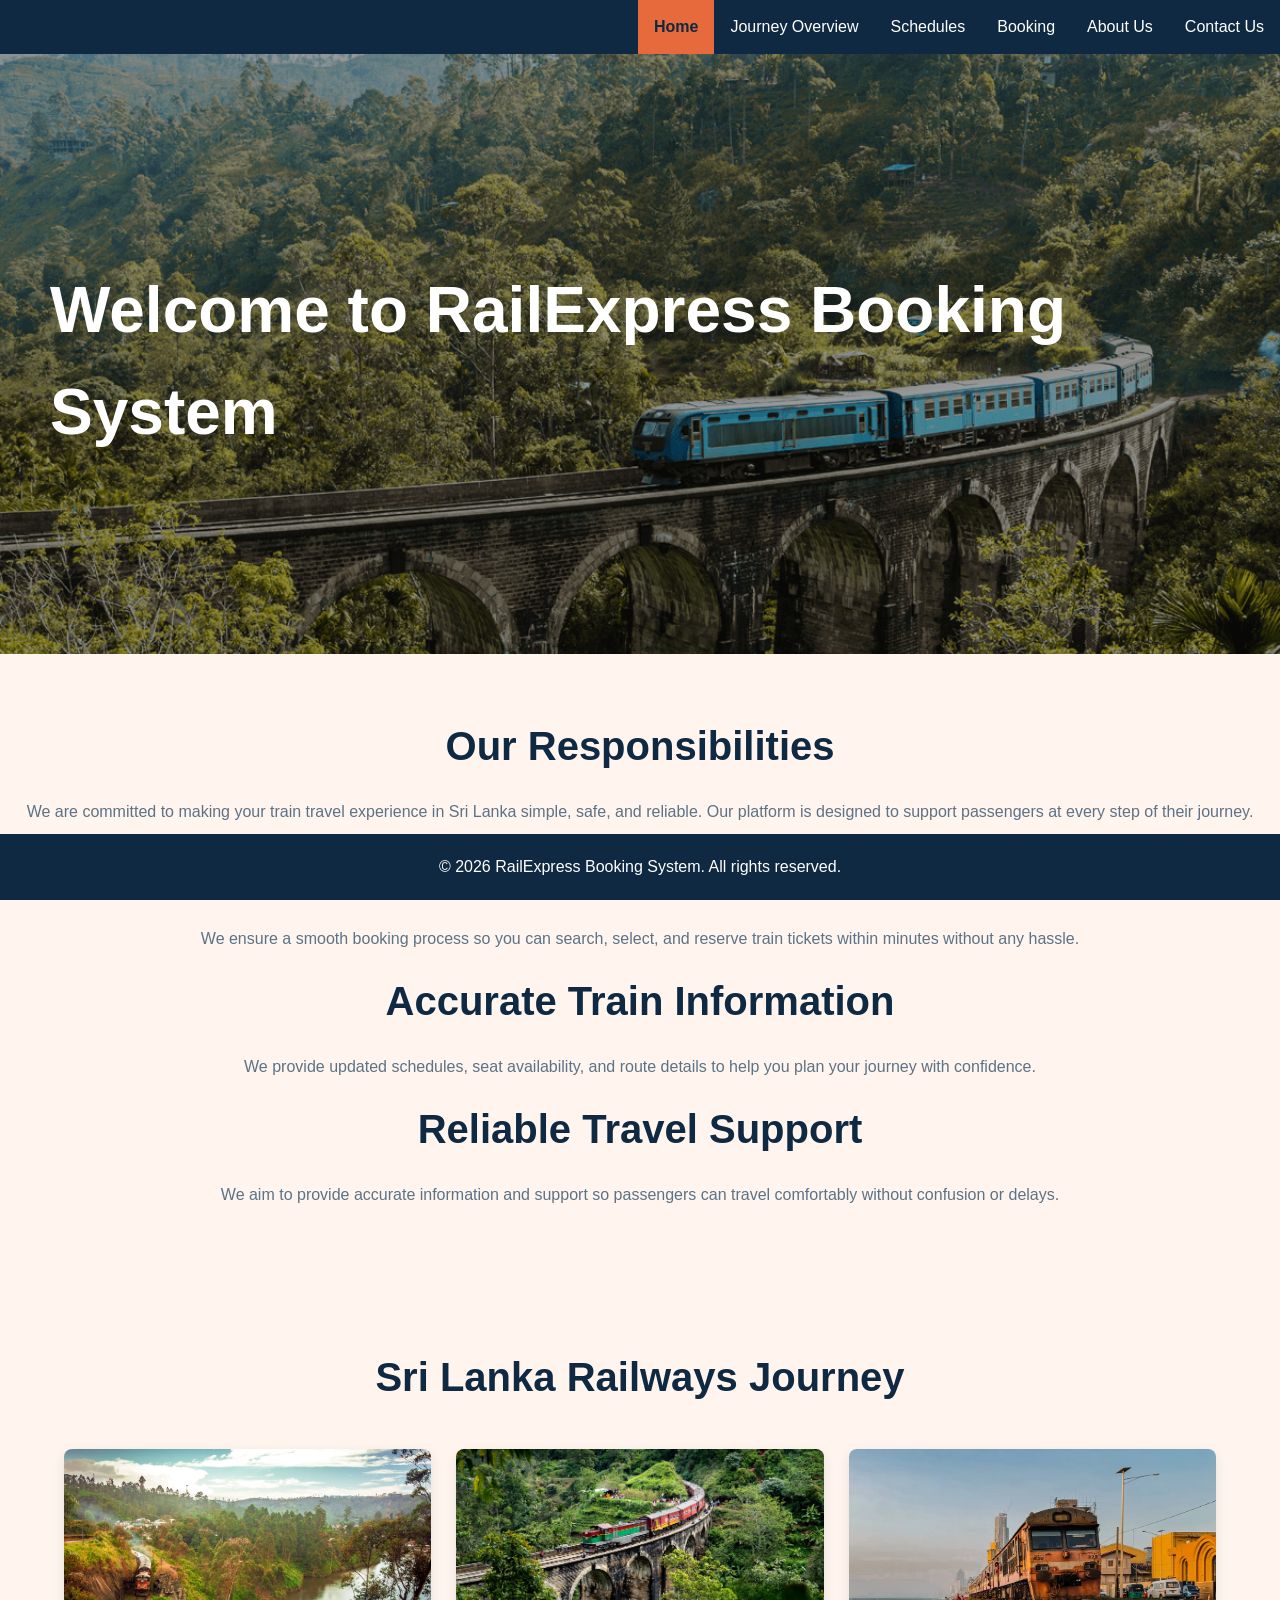
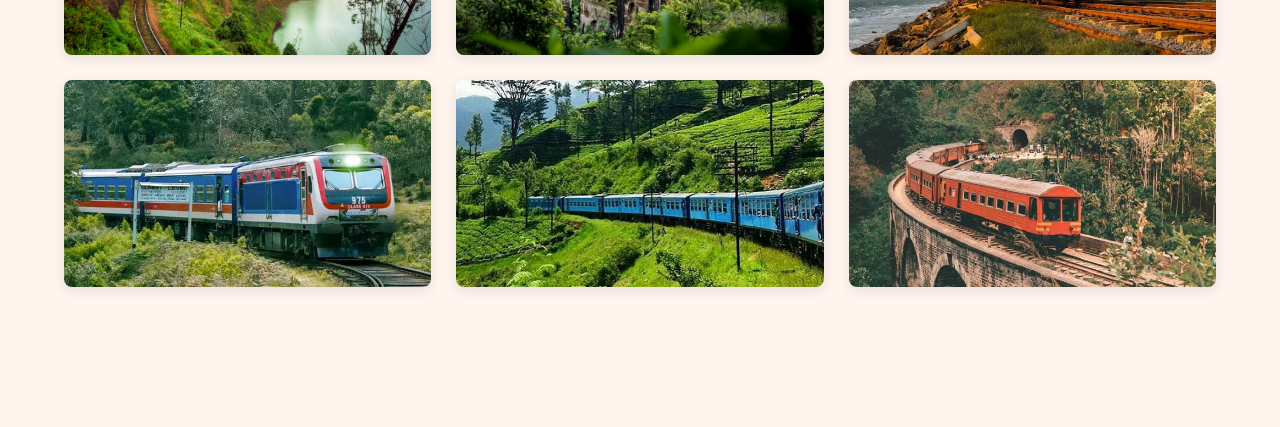
<file: index.html>
<!DOCTYPE html>
<html lang="en">
<head>
    <meta charset="UTF-8">
    <title>Sri Lanka RailExpress Booking System</title>
    <meta name="viewport" content="width=device-width, initial-scale=1.0">
    <link rel="stylesheet" href="css/style.css">
</head>
<body>

<!-- nav -->
<header>
    <ul class="topnav">
        <li class="active"><a href="index.html">Home</a></li>
        <li><a href="journey.html">Journey Overview</a></li>
        <li><a href="schedule.html">Schedules</a></li>
        <li><a href="booking.html">Booking</a></li>
        <li><a href="about.html">About Us</a></li>
        <li><a href="contact.html">Contact Us</a></li>
    </ul>
</header>

<section class="hero" id="home">
    <div class="hero-txt">
        <h1>Welcome to RailExpress Booking System</h1>
    </div>
</section>

<!-- responsibilities section - haseeb -->
<section class="resp-section">
    <h2>Our Responsibilities</h2>
    <p>We are committed to making your train travel experience in Sri Lanka simple, safe, and reliable. Our platform is designed to support passengers at every step of their journey.</p>

    <h2>Easy and Fast Booking</h2>
    <p>We ensure a smooth booking process so you can search, select, and reserve train tickets within minutes without any hassle.</p>

    <h2>Accurate Train Information</h2>
    <p>We provide updated schedules, seat availability, and route details to help you plan your journey with confidence.</p>

    <h2>Reliable Travel Support</h2>
    <p>We aim to provide accurate information and support so passengers can travel comfortably without confusion or delays.</p>
</section>

<section class="gallery-section" id="gallery">
    <div class="wrap">
        <h2>Sri Lanka Railways Journey</h2>
        <div class="gallery-grid">
            <div class="gal-item"><img src="images/gallery-5.jpg" alt="train"></div>
            <div class="gal-item"><img src="images/Nuwara-Eliya-to-Ella-travel-guide-Sri-Lanka.jpg" alt="Nuwara Eliya train"></div>
            <div class="gal-item"><img src="images/IMG_7495-1024x819.jpg.webp" alt="Train"></div>
            <div class="gal-item"><img src="images/ELLA-ODYSSEY.webp" alt="train"></div>
            <div class="gal-item"><img src="images/52.jpg" alt="train"></div>
            <div class="gal-item"><img src="images/70.jpg" alt="train"></div>
        </div>
    </div>
</section>

<footer>
    <p>&copy; 2026 RailExpress Booking System. All rights reserved.</p>
</footer>

</body>
</html>
</file>
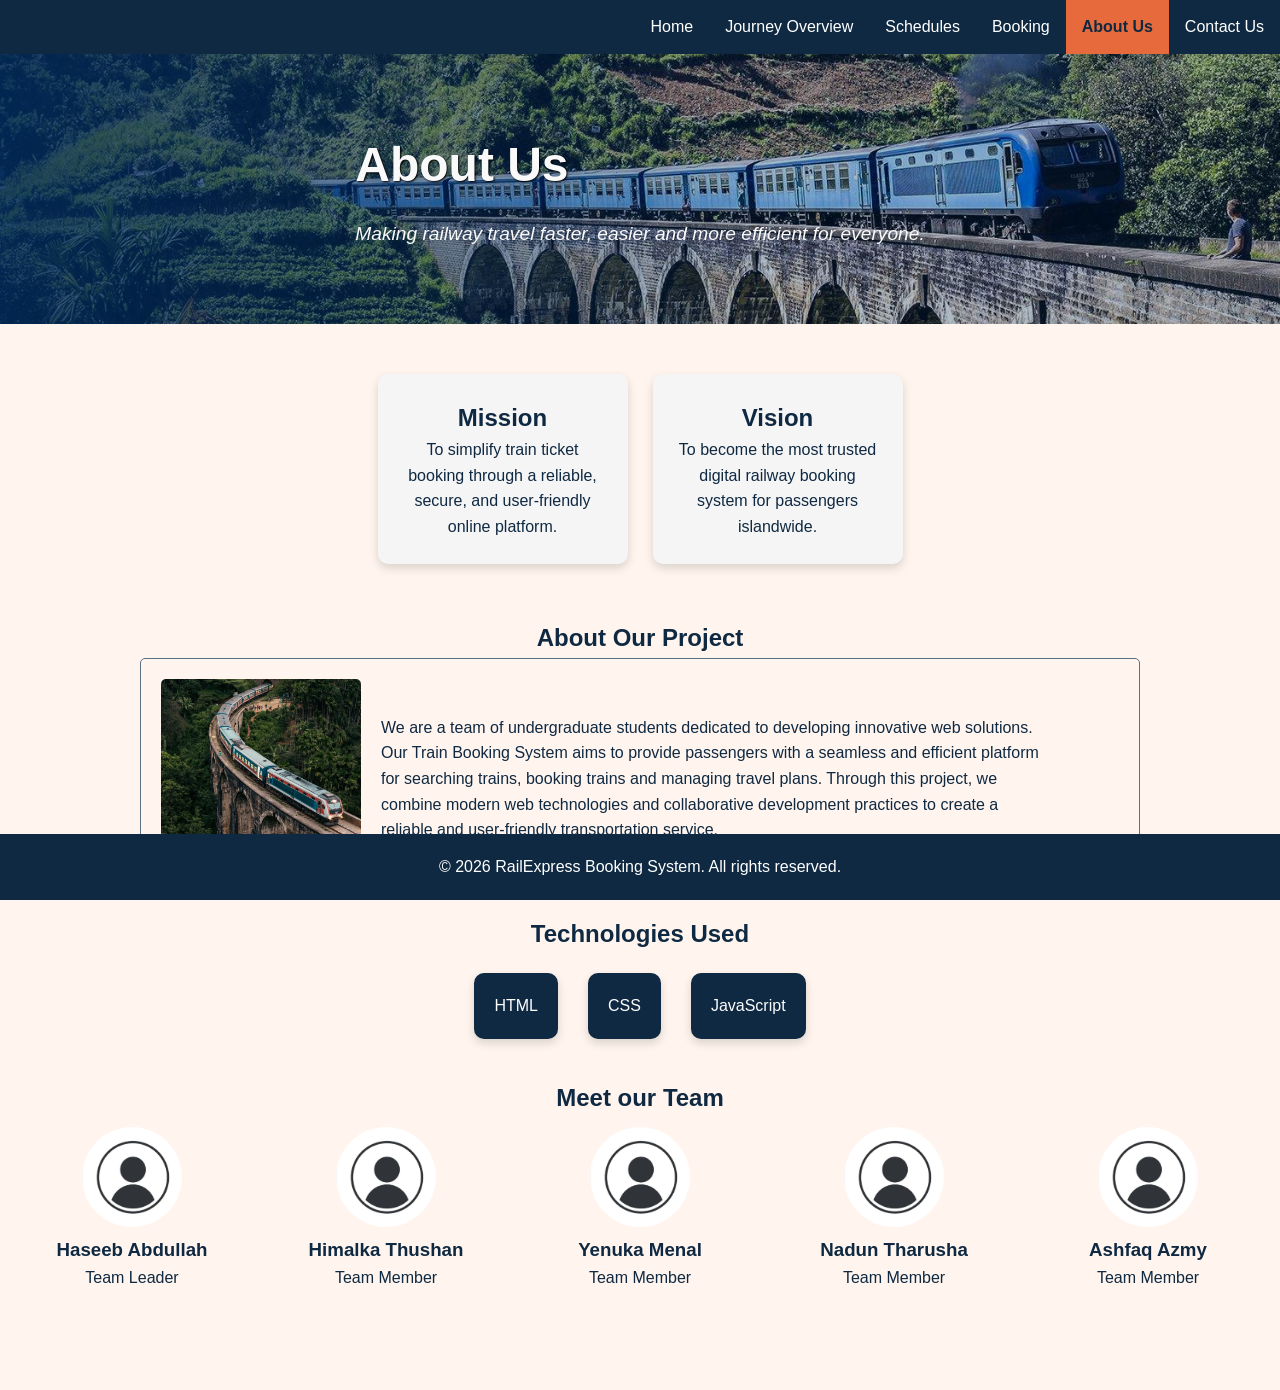
<file: about.html>
<!DOCTYPE html>
<html lang="en">
<head>
    <title>About Us</title>
    <meta charset="UTF-8">
    <meta name="viewport" content="width=device-width, initial-scale=1.0">
    <link rel="stylesheet" href="css/style.css">
</head>
<body>

<ul class="topnav">
    <li><a href="index.html">Home</a></li>
    <li><a href="journey.html">Journey Overview</a></li>
    <li><a href="schedule.html">Schedules</a></li>
    <li><a href="booking.html">Booking</a></li>
    <li class="active"><a href="about.html">About Us</a></li>
    <li><a href="contact.html">Contact Us</a></li>
</ul>

<section class="banner">
    <div class="banner-txt">
        <h1>About Us</h1>
        <p>Making railway travel faster, easier and more efficient for everyone.</p>
    </div>
</section>

<!-- mission + vision boxes -->
<section class="mv-section">
    <div class="mv-box">
        <h2>Mission</h2>
        <p>To simplify train ticket booking through a reliable, secure, and user-friendly online platform.</p>
    </div>
    <div class="mv-box">
        <h2>Vision</h2>
        <p>To become the most trusted digital railway booking system for passengers islandwide.</p>
    </div>
</section>

<section class="proj-section">
    <h2>About Our Project</h2>
    <div class="proj-wrap">
        <img src="images/Train-travel-guide-Sri-Lanka-683x1024.jpg" alt="train">
        <p>We are a team of undergraduate students dedicated to developing innovative web solutions. Our Train Booking System aims to provide passengers with a seamless and efficient platform for searching trains, booking trains and managing travel plans. Through this project, we combine modern web technologies and collaborative development practices to create a reliable and user-friendly transportation service.</p>
    </div>
</section>

<section class="tech-section">
    <h2>Technologies Used</h2>
    <div class="tech-list">
        <div class="tech-item">HTML</div>
        <div class="tech-item">CSS</div>
        <div class="tech-item">JavaScript</div>
    </div>
</section>

<!-- team section -->
<section class="team">
    <h2>Meet our Team</h2>
    <div class="team-grid">
        <div class="member">
            <img src="images/IMG-20260611-WA0035.jpg" alt="Haseeb Abdullah">
            <h3>Haseeb Abdullah</h3>
            <p>Team Leader</p>
        </div>
        <div class="member">
            <img src="images/IMG-20260611-WA0035.jpg" alt="Himalka Thushan">
            <h3>Himalka Thushan</h3>
            <p>Team Member</p>
        </div>
        <div class="member">
            <img src="images/IMG-20260611-WA0035.jpg" alt="Yenuka Menal">
            <h3>Yenuka Menal</h3>
            <p>Team Member</p>
        </div>
        <div class="member">
            <img src="images/IMG-20260611-WA0035.jpg" alt="Nadun Tharusha">
            <h3>Nadun Tharusha</h3>
            <p>Team Member</p>
        </div>
        <div class="member">
            <img src="images/IMG-20260611-WA0035.jpg" alt="Ashfaq Azmy">
            <h3>Ashfaq Azmy</h3>
            <p>Team Member</p>
        </div>
    </div>
</section>

<footer>
    <p>&copy; 2026 RailExpress Booking System. All rights reserved.</p>
</footer>

<script src="js/script.js"></script>
</body>
</html>
</file>
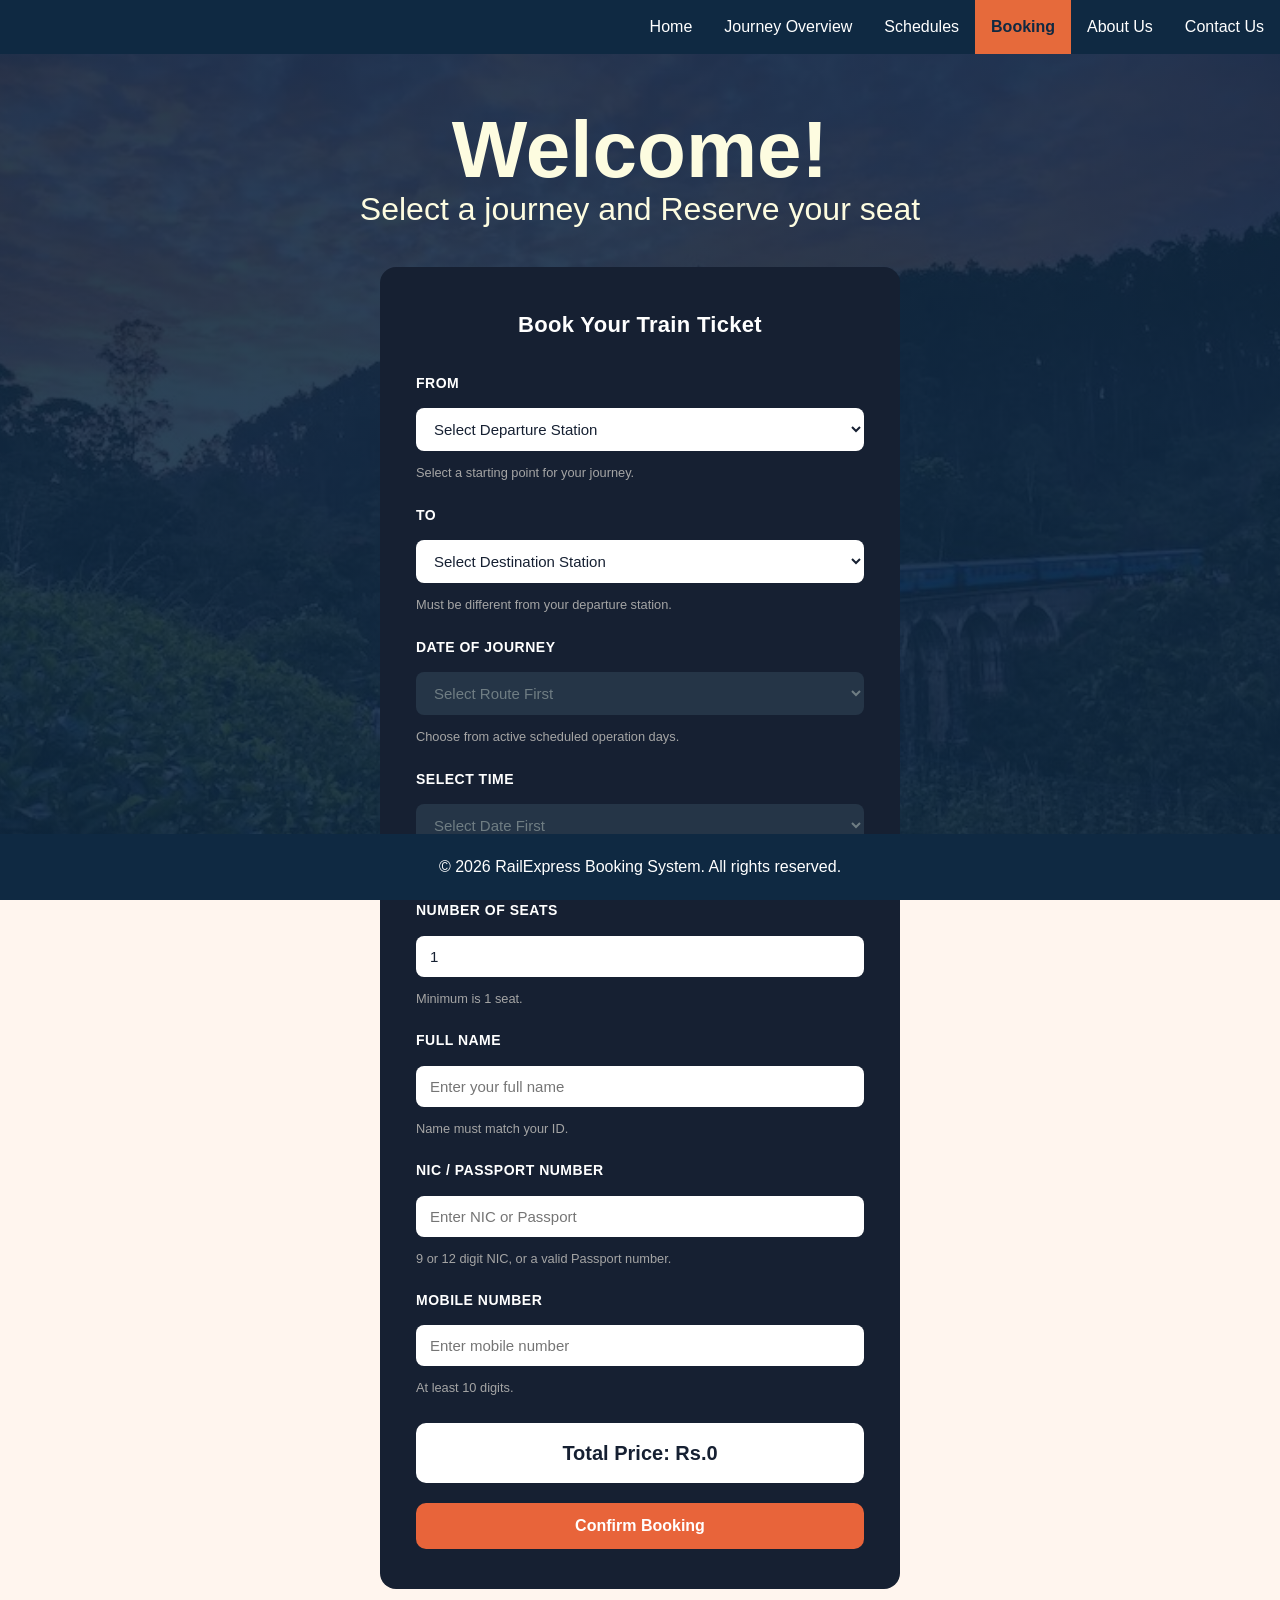
<file: booking.html>
<!DOCTYPE html>
<html lang="en">
<head>
    <meta charset="utf-8">
    <title>RailExpress - Book Tickets</title>
    <meta name="viewport" content="width=device-width, initial-scale=1.0">
    <link rel="stylesheet" href="css/style.css">
</head>
<body class="bg-hero-train">

<ul class="topnav">
    <li><a href="index.html">Home</a></li>
    <li><a href="journey.html">Journey Overview</a></li>
    <li><a href="schedule.html">Schedules</a></li>
    <li class="active"><a href="booking.html">Booking</a></li>
    <li><a href="about.html">About Us</a></li>
    <li><a href="contact.html">Contact Us</a></li>
</ul>

<div class="page-heading">
    <h1 style="color:#FDFCE0;">Welcome!</h1>
    <h2 style="color:#FDFCE0;">Select a journey and Reserve your seat</h2>
</div>

<div class="booking-section">
    <div class="booking-inner">
        <h2>Book Your Train Ticket</h2>

        <!-- booking form -->
        <form id="bookingForm" onsubmit="booking(event)">

            <div>
                <div class="field-group">
                    <label for="start">From</label>
                    <select id="start" onchange="updateDynamicDates(); pricecal();">
                        <option value="">Select Departure Station</option>
                    </select>
                    <small style="color: #a5a5a5; font-size: 0.8rem; margin-top: 4px; display: block;">Select a starting point for your journey.</small>
                </div>
                <div class="field-group">
                    <label for="end">To</label>
                    <select id="end" onchange="updateDynamicDates(); pricecal();">
                        <option value="">Select Destination Station</option>
                    </select>
                    <small style="color: #a5a5a5; font-size: 0.8rem; margin-top: 4px; display: block;">Must be different from your departure station.</small>
                </div>
            </div>

            <div class="field-group">
                <label for="date">Date of Journey</label>
                <select id="date" onchange="updateDynamicTimes();" disabled>
                    <option value="">Select Route First</option>
                </select>
                <small style="color: #a5a5a5; font-size: 0.8rem; margin-top: 4px; display: block;">Choose from active scheduled operation days.</small>
            </div>

            <div>
                <div class="field-group">
                    <label for="time">Select Time</label>
                    <select id="time" disabled>
                        <option value="">Select Date First</option>
                    </select>
                    <small style="color: #a5a5a5; font-size: 0.8rem; margin-top: 4px; display: block;">Select from available trips running on this date.</small>
                </div>
            </div>

            <div class="field-group">
                <label for="seats">Number of Seats</label>
                <input type="number" id="seats" min="1" value="1" onchange="pricecal()">
                <small style="color: #a5a5a5; font-size: 0.8rem; margin-top: 4px; display: block;">Minimum is 1 seat.</small>
            </div>

            <div class="field-group">
                <label for="pname">Full Name</label>
                <input type="text" id="pname" placeholder="Enter your full name">
                <small style="color: #a5a5a5; font-size: 0.8rem; margin-top: 4px; display: block;">Name must match your ID.</small>
            </div>

            <div class="field-group">
                <label for="nic">NIC / Passport Number</label>
                <input type="text" id="nic" placeholder="Enter NIC or Passport">
                <!-- NIC can be 9 digits + V or 12 digits -->
                <small style="color: #a5a5a5; font-size: 0.8rem; margin-top: 4px; display: block;">9 or 12 digit NIC, or a valid Passport number.</small>
            </div>

            <div class="field-group">
                <label for="cnumber">Mobile Number</label>
                <input type="tel" id="cnumber" placeholder="Enter mobile number">
                <small style="color: #a5a5a5; font-size: 0.8rem; margin-top: 4px; display: block;">At least 10 digits.</small>
            </div>

            <div class="price-box">
                <h3 id="priceDisplay">Total Price: Rs.0</h3>
            </div>

            <button type="submit" class="submit-btn">Confirm Booking</button>
        </form>
    </div>
</div>

<footer>
    <p>&copy; 2026 RailExpress Booking System. All rights reserved.</p>
</footer>

<script src="js/jq.js"></script>
<script src="js/descriptions.js"></script>
<script src="js/schedule.js"></script>
<script src="js/script.js"></script>
</body>
</html>
</file>
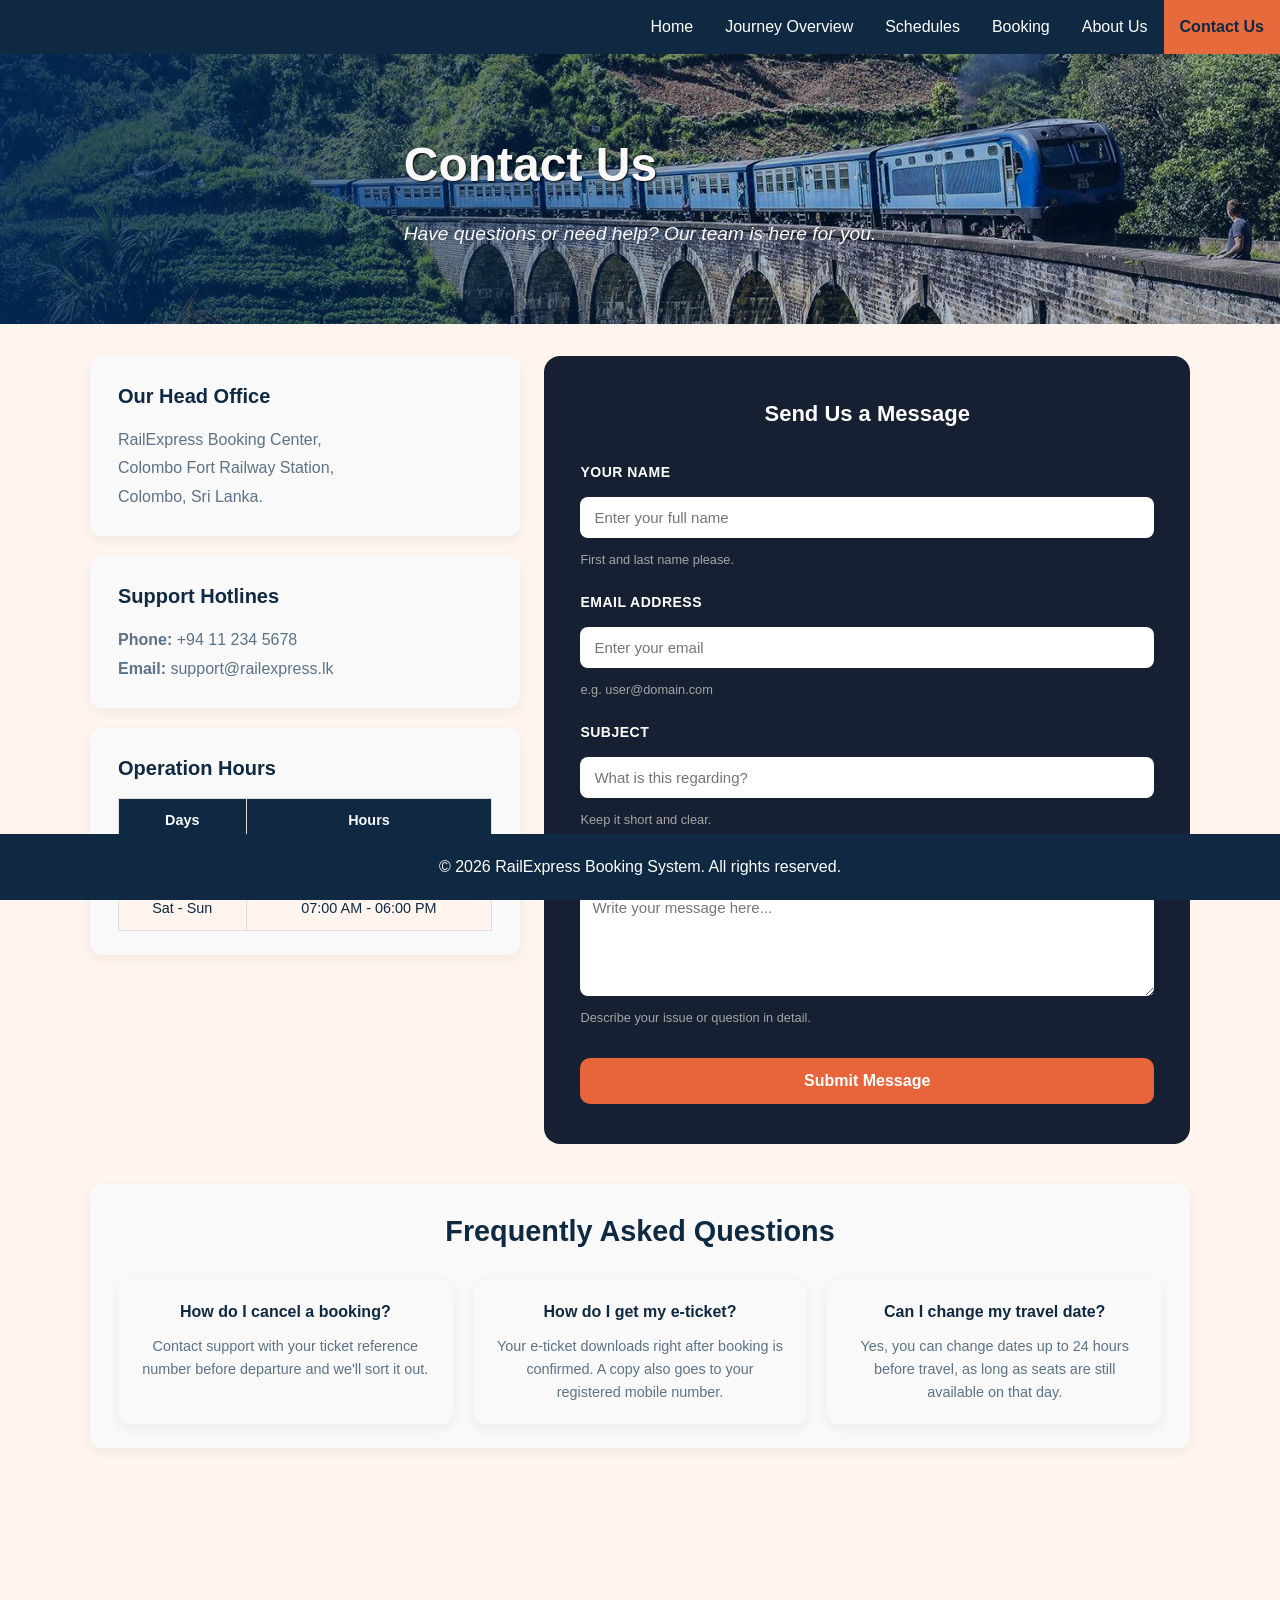
<file: contact.html>
<!DOCTYPE html>
<html lang="en">
<head>
    <meta charset="UTF-8">
    <meta name="viewport" content="width=device-width, initial-scale=1.0">
    <title>Contact Us - RailExpress</title>
    <link rel="stylesheet" href="css/style.css">
</head>
<body>

<ul class="topnav">
    <li><a href="index.html">Home</a></li>
    <li><a href="journey.html">Journey Overview</a></li>
    <li><a href="schedule.html">Schedules</a></li>
    <li><a href="booking.html">Booking</a></li>
    <li><a href="about.html">About Us</a></li>
    <li class="active"><a href="contact.html">Contact Us</a></li>
</ul>

<section class="banner">
    <div class="banner-txt">
        <h1>Contact Us</h1>
        <p>Have questions or need help? Our team is here for you.</p>
    </div>
</section>

<div class="page-wrap">
    <div class="two-col">

        <!-- left side - office info -->
        <div class="col-left">
            <div class="info-card">
                <h2>Our Head Office</h2>
                <p>
                    RailExpress Booking Center,<br>
                    Colombo Fort Railway Station,<br>
                    Colombo, Sri Lanka.
                </p>
            </div>
            <div class="info-card">
                <h2>Support Hotlines</h2>
                <p>
                    <strong>Phone:</strong> +94 11 234 5678<br>
                    <strong>Email:</strong> support@railexpress.lk
                </p>
            </div>
            <div class="info-card">
                <h2>Operation Hours</h2>
                <table class="hours-table">
                    <thead>
                    <tr>
                        <th>Days</th>
                        <th>Hours</th>
                    </tr>
                    </thead>
                    <tbody>
                    <tr>
                        <td>Mon - Fri</td>
                        <td>06:00 AM - 09:00 PM</td>
                    </tr>
                    <tr>
                        <td>Sat - Sun</td>
                        <td>07:00 AM - 06:00 PM</td>
                    </tr>
                    </tbody>
                </table>
            </div>
        </div>

        <!-- right side - message form -->
        <div class="col-right">
            <div class="msg-card">
                <h2>Send Us a Message</h2>
                <form id="contactForm">
                    <div class="field-group">
                        <label for="name">Your Name</label>
                        <input type="text" id="name" placeholder="Enter your full name">
                        <small style="color: #a5a5a5; font-size: 0.8rem; margin-top: 4px; display: block;">First and last name please.</small>
                    </div>
                    <div class="field-group">
                        <label for="email">Email Address</label>
                        <input type="email" id="email" placeholder="Enter your email">
                        <small style="color: #a5a5a5; font-size: 0.8rem; margin-top: 4px; display: block;">e.g. user@domain.com</small>
                    </div>
                    <div class="field-group">
                        <label for="subject">Subject</label>
                        <input type="text" id="subject" placeholder="What is this regarding?">
                        <small style="color: #a5a5a5; font-size: 0.8rem; margin-top: 4px; display: block;">Keep it short and clear.</small>
                    </div>
                    <div class="field-group">
                        <label for="message">Message</label>
                        <textarea id="message" rows="5" placeholder="Write your message here..." style="width:100%; padding:12px; border-radius:8px; border:none; outline:none; font-size:15px; background-color:#ffffff; color:#162032; resize:vertical;"></textarea>
                        <small style="color: #a5a5a5; font-size: 0.8rem; margin-top: 4px; display: block;">Describe your issue or question in detail.</small>
                    </div>
                    <button type="submit" class="submit-btn" style="margin-top: 10px;">Submit Message</button>
                </form>
            </div>
        </div>

    </div>

    <!-- faq section -->
    <div class="info-card" style="margin-top: 40px; margin-bottom: 40px;">
        <h2 style="text-align: center; margin-bottom: 25px; font-size: 1.8rem;">Frequently Asked Questions</h2>
        <div class="faq-grid">
            <div class="faq-item">
                <h3>How do I cancel a booking?</h3>
                <p>Contact support with your ticket reference number before departure and we'll sort it out.</p>
            </div>
            <div class="faq-item">
                <h3>How do I get my e-ticket?</h3>
                <p>Your e-ticket downloads right after booking is confirmed. A copy also goes to your registered mobile number.</p>
            </div>
            <div class="faq-item">
                <h3>Can I change my travel date?</h3>
                <p>Yes, you can change dates up to 24 hours before travel, as long as seats are still available on that day.</p>
            </div>
        </div>
    </div>
</div>

<footer>
    <p>&copy; 2026 RailExpress Booking System. All rights reserved.</p>
</footer>

<script>
    // contact form submit handler
    document.getElementById("contactForm").addEventListener("submit", function(e) {
        e.preventDefault();

        const name    = document.getElementById("name").value.trim();
        const email   = document.getElementById("email").value.trim();
        const subject = document.getElementById("subject").value.trim();
        const message = document.getElementById("message").value.trim();

        if (!name || !email || !subject || !message) {
            alert("Please fill in all fields.");
            return;
        }

        alert("Message sent! We'll get back to you soon.");
        this.reset();
    });
</script>

</body>
</html>
</file>
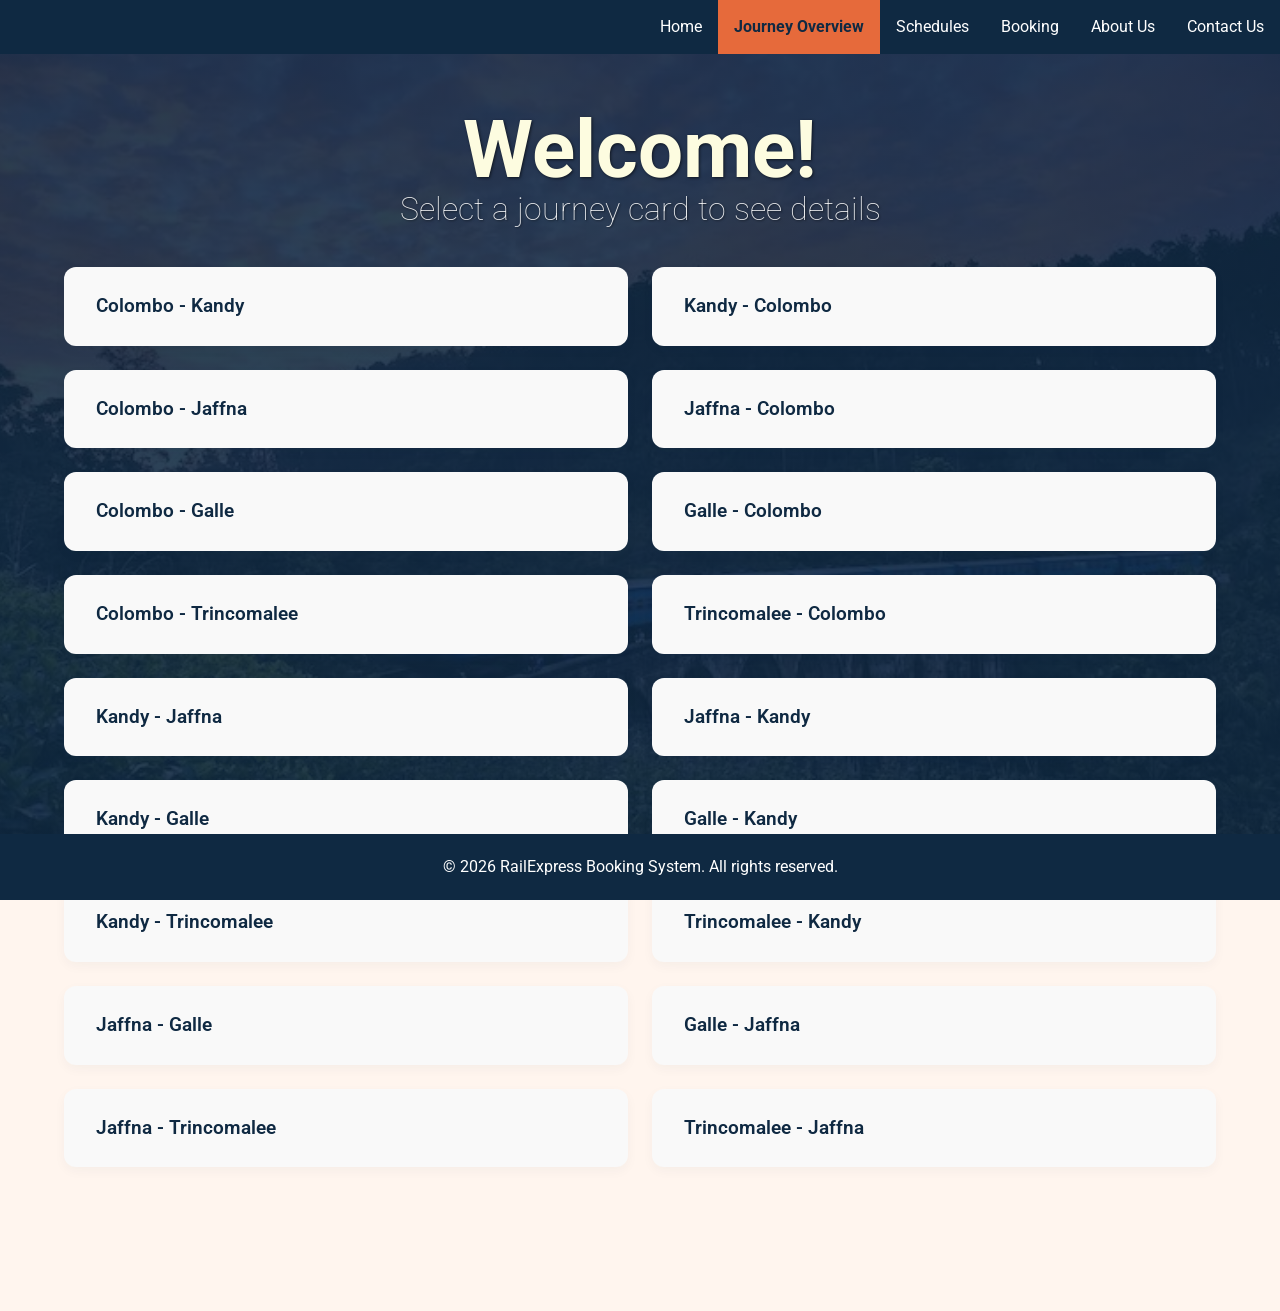
<file: journey.html>
<!DOCTYPE html>
<html lang="en">
<head>
    <meta charset="utf-8">
    <title>RailExpress - Journey Overview</title>
    <meta name="viewport" content="width=device-width, initial-scale=1.0">
    <link rel="preconnect" href="https://fonts.googleapis.com">
    <link rel="preconnect" href="https://fonts.gstatic.com" crossorigin>
    <link href="https://fonts.googleapis.com/css2?family=Roboto:ital,wght@0,100..900;1,100..900&display=swap" rel="stylesheet">
    <link rel="stylesheet" href="css/style.css">
    <script src="js/descriptions.js"></script>
    <script src="js/jq.js"></script>
</head>
<body id="body" class="bg-hero-train">

<ul class="topnav">
    <li><a href="index.html">Home</a></li>
    <li class="active"><a href="journey.html">Journey Overview</a></li>
    <li><a href="schedule.html">Schedules</a></li>
    <li><a href="booking.html">Booking</a></li>
    <li><a href="about.html">About Us</a></li>
    <li><a href="contact.html">Contact Us</a></li>
</ul>

<div class="page-intro">
    <h1>Welcome!</h1>
    <h2>Select a journey card to see details</h2>
</div>

<div class="card-grid">
    <div class="card-pair">
        <div class="card" data-from="0" data-to="1"><p class="card-title">Colombo - Kandy</p></div>
        <div class="card" data-from="1" data-to="0"><p class="card-title">Kandy - Colombo</p></div>
    </div>
    <div class="card-pair">
        <div class="card" data-from="0" data-to="2"><p class="card-title">Colombo - Jaffna</p></div>
        <div class="card" data-from="2" data-to="0"><p class="card-title">Jaffna - Colombo</p></div>
    </div>
    <div class="card-pair">
        <div class="card" data-from="0" data-to="3"><p class="card-title">Colombo - Galle</p></div>
        <div class="card" data-from="3" data-to="0"><p class="card-title">Galle - Colombo</p></div>
    </div>
    <div class="card-pair">
        <div class="card" data-from="0" data-to="4"><p class="card-title">Colombo - Trincomalee</p></div>
        <div class="card" data-from="4" data-to="0"><p class="card-title">Trincomalee - Colombo</p></div>
    </div>
    <div class="card-pair">
        <div class="card" data-from="1" data-to="2"><p class="card-title">Kandy - Jaffna</p></div>
        <div class="card" data-from="2" data-to="1"><p class="card-title">Jaffna - Kandy</p></div>
    </div>
    <div class="card-pair">
        <div class="card" data-from="1" data-to="3"><p class="card-title">Kandy - Galle</p></div>
        <div class="card" data-from="3" data-to="1"><p class="card-title">Galle - Kandy</p></div>
    </div>
    <div class="card-pair">
        <div class="card" data-from="1" data-to="4"><p class="card-title">Kandy - Trincomalee</p></div>
        <div class="card" data-from="4" data-to="1"><p class="card-title">Trincomalee - Kandy</p></div>
    </div>
    <div class="card-pair">
        <div class="card" data-from="2" data-to="3"><p class="card-title">Jaffna - Galle</p></div>
        <div class="card" data-from="3" data-to="2"><p class="card-title">Galle - Jaffna</p></div>
    </div>
    <div class="card-pair">
        <div class="card" data-from="2" data-to="4"><p class="card-title">Jaffna - Trincomalee</p></div>
        <div class="card" data-from="4" data-to="2"><p class="card-title">Trincomalee - Jaffna</p></div>
    </div>
</div>

<div id="journey-card" class="journey-card hidden card-flex-container">
    <div class="card-content-wrapper">
        <div class="card-header-row">
            <div class="station-left"><h3 class="card-title text-xl">From: <span id="route-origin"></span></h3></div>
            <div class="station-right"><h3 class="card-title text-xl">To: <span id="route-destination">Kandy</span></h3></div>
        </div>
        <div class="station-imgs">
            <div class="img-wrap border-right"><img id="from-station-image" src="images/CMB.jpg" alt="From station" class="station-image" /></div>
            <div class="img-wrap"><img id="to-station-image" src="images/KDY.jpg" alt="To station" class="station-image" /></div>
        </div>
        <p id="route-direction" class="station text-bold">West Coast to Central Highlands (Climbing)</p>
        <div>
            <p id="route-vibe" class="station text-italic margin-bottom-sm">"The quintessential Sri Lankan hill climb transition."</p>
            <p id="route-description" class="station route-desc">You start at sea level in the humid, bustling Fort Station. For the first hour, it's a standard commuter ride through Colombo's suburbs. The magic happens after Rambukkana, where the train begins its heavy, chugging climb into the mountains.</p>
        </div>
        <div class="highlights-row">
            <div class="flex-fill">
                <span class="field-group"><label class="label-sm">Key Highlights</label></span>
                <p id="route-highlights" class="station highlights-text">As the train snakes upward, the ground drops away to reveal the spectacular Kadugannawa Pass. You'll peer down into sheer vertical drops, deep green valleys, and get a perfect view of Bible Rock jutting out of the mist. The air turns noticeably cooler and crisper by the minute.</p>
            </div>
        </div>
    </div>
    <div class="card-footer-action">
        <button id="btn-select-route" class="btn-primary btn-footer-override">View schedule</button>
    </div>
</div>

<div id="black-screen" class="black-screen hidden"></div>

<footer>
    <p>&copy; 2026 RailExpress Booking System. All rights reserved.</p>
</footer>

<script src="js/schedule.js"></script>
<script src="js/script.js"></script>
</body>
</html>
</file>
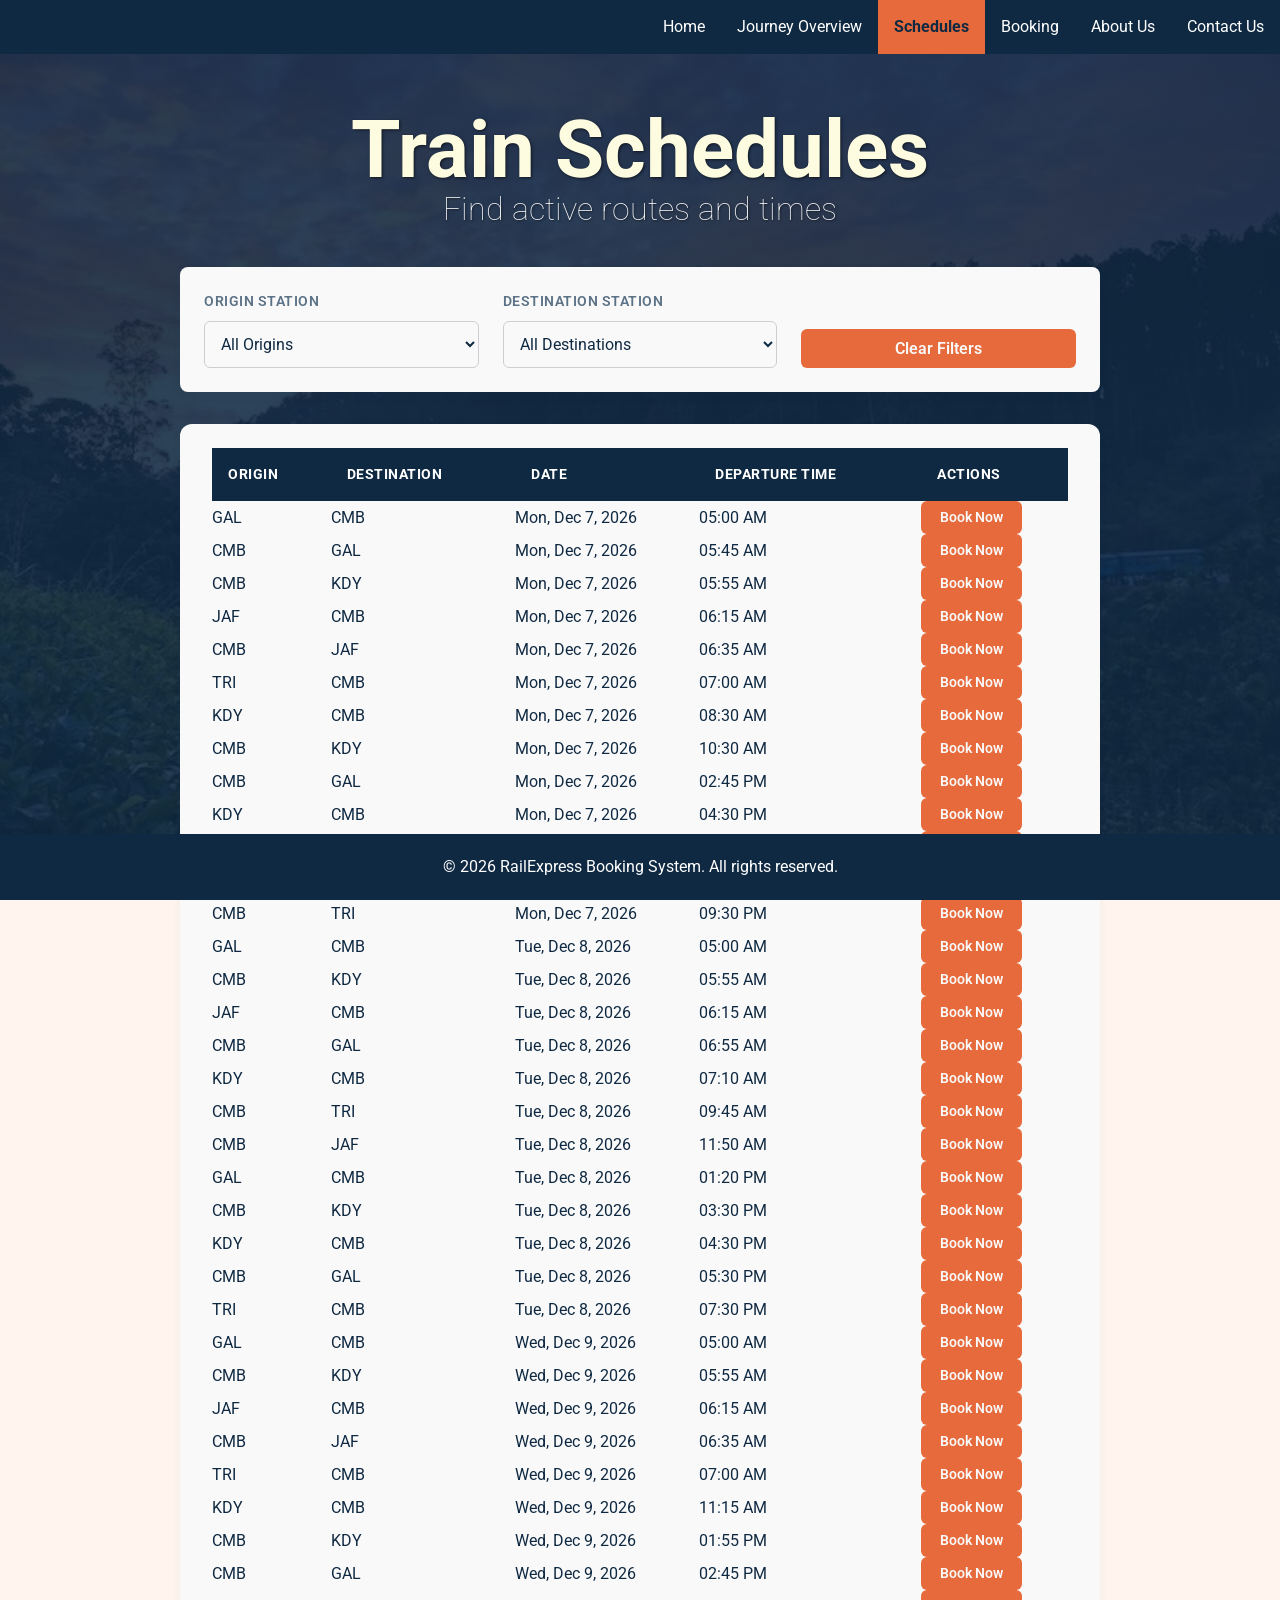
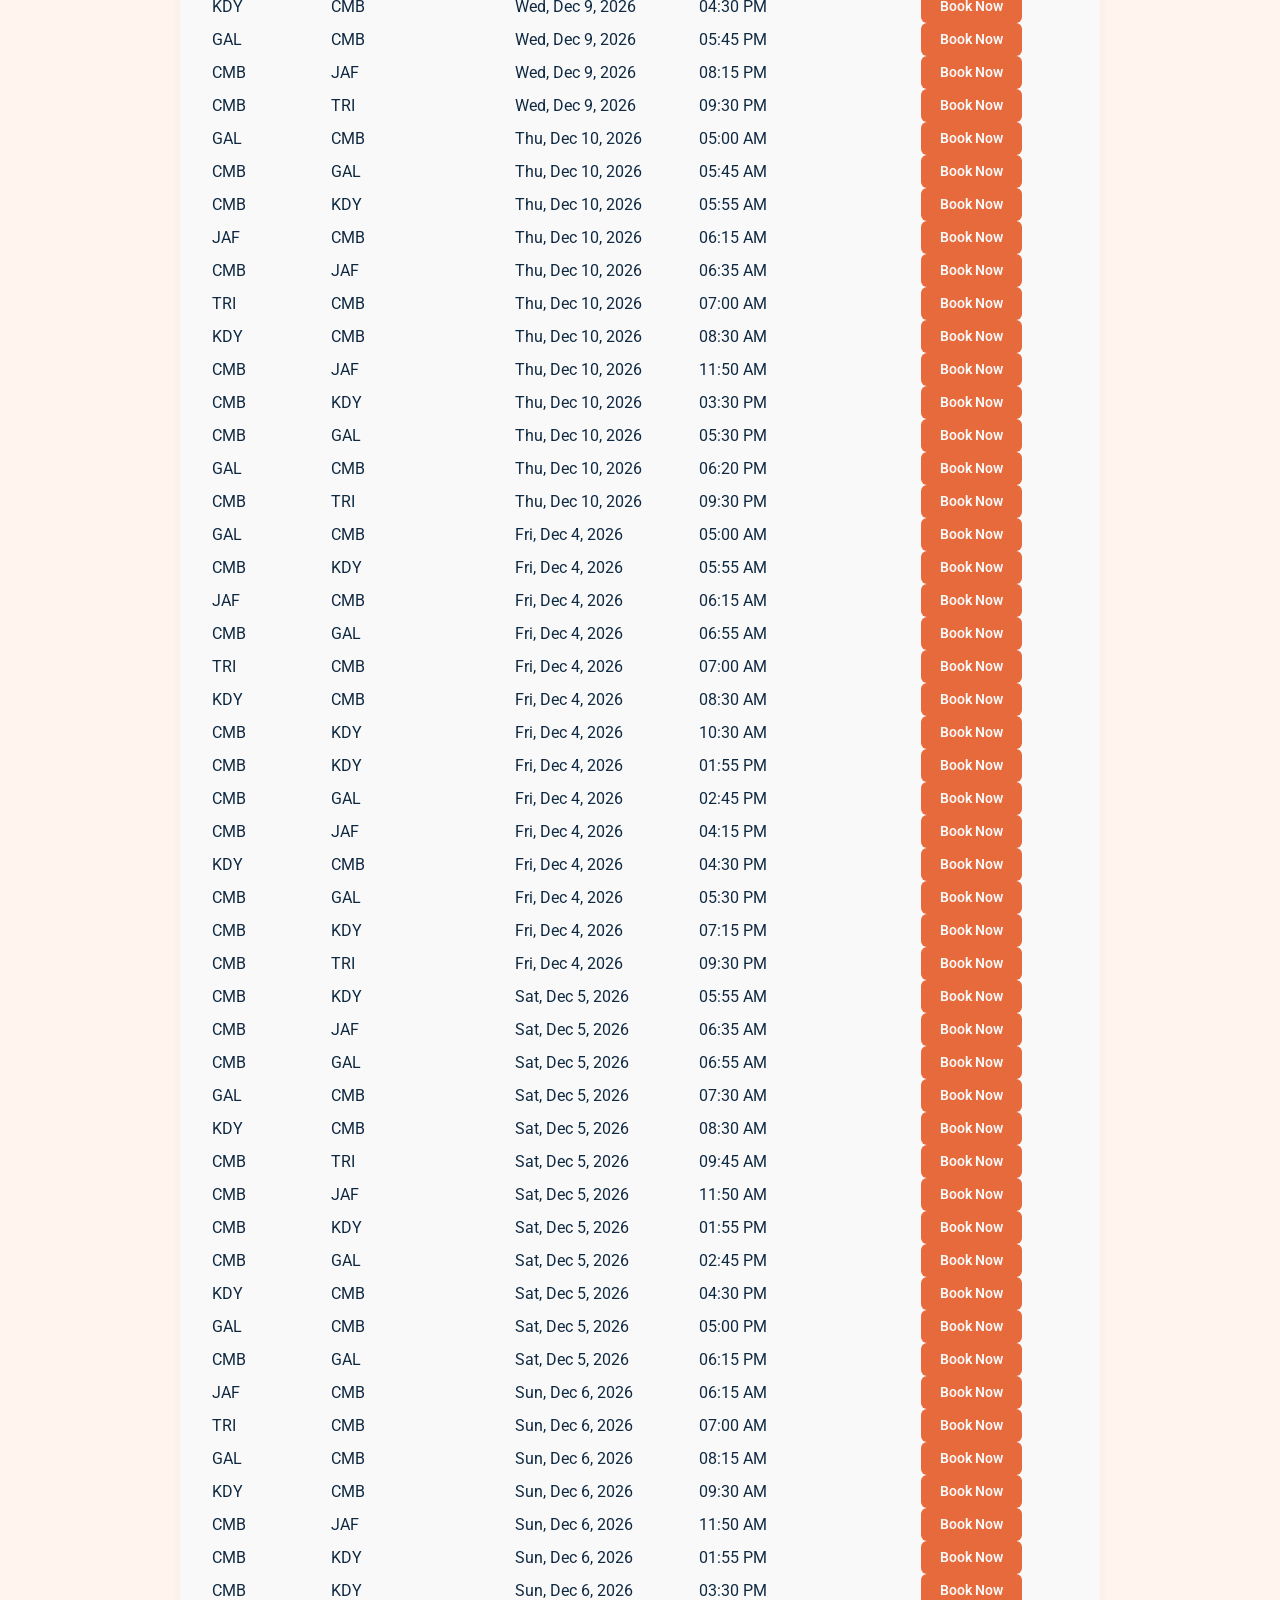
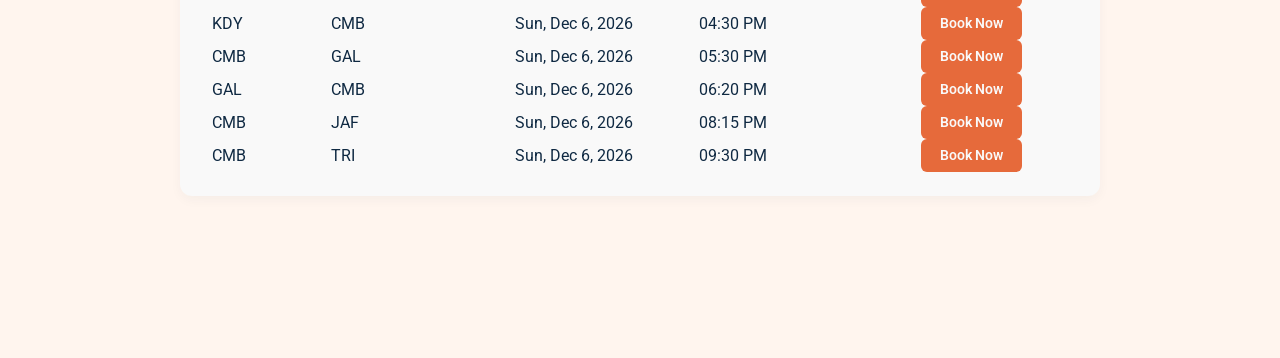
<file: schedule.html>
<!DOCTYPE html>
<html lang="en">
<head>
    <meta charset="utf-8">
    <title>RailExpress - Train Schedules</title>
    <meta name="viewport" content="width=device-width, initial-scale=1.0">
    <link rel="preconnect" href="https://fonts.googleapis.com">
    <link rel="preconnect" href="https://fonts.gstatic.com" crossorigin>
    <link href="https://fonts.googleapis.com/css2?family=Roboto:ital,wght@0,100..900;1,100..900&display=swap" rel="stylesheet">
    <link rel="stylesheet" href="css/style.css">
</head>
<body id="body" class="bg-hero-train">

<ul class="topnav">
    <li><a href="index.html">Home</a></li>
    <li><a href="journey.html">Journey Overview</a></li>
    <li class="active"><a href="schedule.html">Schedules</a></li>
    <li><a href="booking.html">Booking</a></li>
    <li><a href="about.html">About Us</a></li>
    <li><a href="contact.html">Contact Us</a></li>
</ul>

<div class="page-intro">
    <h1>Train Schedules</h1>
    <h2>Find active routes and times</h2>

    <div class="sched-wrap" style="width: 100%; margin-top: 2rem; max-width: 1200px; padding: 0 1.5rem;">

        <div class="filter-bar" style="background-color: var(--white_colour); padding: 1.5rem; border-radius: 8px; box-shadow: 0 4px 12px rgba(15, 41, 66, 0.04); margin-bottom: 2rem; width: 100%;">
            <div class="search-grid">
                <div class="field-group">
                    <label for="origin-select">Origin Station</label>
                    <select id="origin-select"><option value="ALL">All Origins</option></select>
                </div>
                <div class="field-group">
                    <label for="dest-select">Destination Station</label>
                    <select id="dest-select"><option value="ALL">All Destinations</option></select>
                </div>
                <button id="reset-filters-btn" class="btn-primary" style="padding: 0.6rem 1.2rem; cursor: pointer;">Clear Filters</button>
            </div>
        </div>

        <div class="table-card" style="background-color: var(--white_colour); border-radius: 12px; padding: 1.5rem 2rem; box-shadow: 0 4px 12px rgba(15, 41, 66, 0.04); width: 100%; overflow-x: auto; margin-bottom: 50px;">
            <table class="sched-table" id="schedule-table" style="width: 100%; border-collapse: collapse; text-align: left;">
                <thead>
                <tr style="background-color: var(--blue_colour); color: white;">
                    <th style="padding: 1rem; font-size: 0.85rem; text-transform: uppercase; letter-spacing: 0.5px;">Origin</th>
                    <th style="padding: 1rem; font-size: 0.85rem; text-transform: uppercase; letter-spacing: 0.5px;">Destination</th>
                    <th style="padding: 1rem; font-size: 0.85rem; text-transform: uppercase; letter-spacing: 0.5px;">Date</th>
                    <th style="padding: 1rem; font-size: 0.85rem; text-transform: uppercase; letter-spacing: 0.5px;">Departure Time</th>
                    <th style="padding: 1rem; font-size: 0.85rem; text-transform: uppercase; letter-spacing: 0.5px;">Actions</th>
                </tr>
                </thead>
                <tbody>
                <tr>
                    <td colspan="5" class="no-records" style="text-align: center; padding: 2rem; color: var(--grey_colour); font-style: italic;">Loading schedules...</td>
                </tr>
                </tbody>
            </table>
        </div>

    </div>
</div>

<footer>
    <p>&copy; 2026 RailExpress Booking System. All rights reserved.</p>
</footer>

<script src="js/jq.js"></script>
<script src="js/descriptions.js"></script>
<script src="js/schedule.js"></script>
<script src="js/script.js"></script>
</body>
</html>
</file>
<file: css/style.css>
/* design tokens */
:root {
    --bg_colour: #FFF5EE;
    --blue_colour: #0F2942;
    --orange_colour: #E66A3B;
    --grey_colour: #5C7286;
    --green_colour: #1A8250;
    --white_colour: #F9F9F9;
}

* {
    box-sizing: border-box;
    margin: 0;
    padding: 0;
    font-family: -apple-system, BlinkMacSystemFont, 'Segoe UI', Roboto, Helvetica, Arial, sans-serif;
}

body {
    background-color: var(--bg_colour);
    color: var(--blue_colour);
    line-height: 1.6;
    padding-bottom: 80px;

    &.bg-hero-train {
        /* Blends the train background with your theme navy blue */
        background-image: linear-gradient(rgba(15, 41, 66, 0.88), rgba(15, 41, 66, 0.88)), url('../images/train.jpg');
        background-size: cover;
        background-position: center;
        background-repeat: no-repeat;
        background-attachment: fixed;
        min-height: 100vh;
    }
}

.hide-exec { overflow: hidden; }

ul.topnav {
    list-style-type: none;
    margin: 0;
    padding: 0;
    overflow: hidden;
    background-color: var(--blue_colour);
    display: flex;
    justify-content: flex-end;

    li {
        a {
            display: block;
            color: white;
            text-align: center;
            padding: 14px 16px;
            text-decoration: none;

            &:hover {
                background-color: var(--grey_colour);
            }
        }

        &.active {
            background-color: var(--orange_colour);

            a {
                color: var(--blue_colour);
                font-weight: bold;
            }
        }
    }
}

/* booking page heading */
.page-heading {
    max-width: 1000px;
    margin: 2rem auto;
    padding: 0 1rem;
    display: flex;
    flex-direction: column;
    justify-content: center;
    align-items: center;

    h1 { font-size: 5rem; }
    h2 { font-size: 2rem; font-weight: lighter; margin-top: -30px; }
}

.hero {
    background: url('../images/nine-arch.png') center/cover no-repeat;
    background-attachment: scroll;
    height: 600px;
    display: flex;
    align-items: center;
    justify-content: flex-start;
    color: white;
    position: relative;

    &::before {
        content: '';
        position: absolute;
        top: 0; left: 0; right: 0; bottom: 0;
        background: rgba(0, 0, 0, 0.4);
    }
}

/* index hero text */
.hero-txt {
    position: relative;
    z-index: 2;
    padding: 0 50px;

    h1 { font-size: 4rem; margin-top: 15px; font-weight: bold; }
    p { font-size: 1.3rem; margin-bottom: 30px; }
}

.banner {
    position: relative;
    width: 100%;
    height: 30vh;
    min-height: 200px;
    background-image: linear-gradient(90deg, rgba(0, 42, 92, 0.85) 0%, rgba(0, 42, 92, 0.3) 60%), url('../images/shutterstock_663809206-1.jpg');
    background-size: cover;
    background-position: center;
    background-repeat: no-repeat;
    display: flex;
    align-items: center;
}

/* about + contact banner text */
.banner-txt {
    max-width: 1200px;
    margin: 0 auto;
    padding: 0 40px;
    color: var(--white_colour);
    z-index: 2;

    h1 { font-size: 3rem; font-weight: 700; text-shadow: 1px 1px 2px black; margin-bottom: 15px; font-family: Arial, Helvetica, sans-serif; }
    p { font-size: 1.2rem; line-height: 1.6; font-style: italic; max-width: 600px; }
}

/* index responsibilities */
.resp-section {
    padding: 60px 0;
    background-color: var(--bg_colour);

    h2 { font-size: 2.5rem; color: var(--blue_colour); margin-bottom: 20px; text-align: center; }
    p { font-size: 1rem; color: var(--grey_colour); line-height: 1.8; margin-bottom: 15px; text-align: center; }
}

/* about page - mission/vision */
.mv-section {
    display: flex;
    gap: 25px;
    padding: 50px;
    justify-content: center;
}

.mv-box {
    width: 250px;
    padding: 25px;
    background: #f5f5f5;
    border-radius: 10px;
    box-shadow: 0 4px 10px rgba(0,0,0,0.15);
    text-align: center;
}

/* about project */
.proj-section {
    text-align: center;
    padding: 5px;
}

.proj-wrap {
    display: flex;
    align-items: center;
    gap: 20px;
    padding: 20px;
    border: 1px solid var(--grey_colour);
    border-radius: 5px;
    max-width: 1000px;
    margin: 0 auto;

    img { width: 200px; height: 200px; object-fit: cover; border-radius: 5px; }
    p { width: 70%; text-align: left; }
}

/* technologies */
.tech-section {
    text-align: center;
    padding: 10px;
}

.tech-list {
    display: flex;
    justify-content: center;
    gap: 30px;
    padding: 20px;
}

.tech-item {
    padding: 20px;
    background: var(--blue_colour);
    color: rgb(253,252,252);
    border-radius: 10px;
    box-shadow: 0 4px 10px rgba(0,0,0,0.15);
}

/* team */
.team {
    text-align: center;
    padding: 10px;
}

.team-grid {
    display: flex;
    justify-content: center;
    gap: 30px;
    padding: 10px;
}

.member {
    width: 250px;
    text-align: center;

    img { width: 100px; height: 100px; border-radius: 50%; object-fit: cover; }
}

/* gallery */
.gallery-section {
    padding: 60px 0;
    background-color: var(--bg_colour);

    h2 { font-size: 2.5rem; color: var(--blue_colour); margin-bottom: 40px; text-align: center; }
}

.gallery-grid {
    display: grid;
    grid-template-columns: repeat(3, 1fr);
    gap: 25px;
}

.gal-item {
    border-radius: 8px;
    overflow: hidden;
    box-shadow: 0 4px 12px rgba(15, 41, 66, 0.1);

    img { width: 100%; height: auto; object-fit: cover; aspect-ratio: 16 / 9; display: block; }
}

/* shared page intro (journey + schedule) */
.page-intro {
    max-width: 1000px;
    margin: 2rem auto;
    padding: 0 1rem;
    display: flex;
    flex-direction: column;
    justify-content: center;
    align-items: center;

    h1 { font-size: 5rem; }
    h2 { font-size: 2rem; font-weight: lighter; margin-top: -30px; }
}

/* Title colors over blue train layout */
.bg-hero-train .page-intro h1 {
    color: #FDFCE0 !important;
    text-shadow: 1px 1px 3px rgba(0, 0, 0, 0.6);
}
.bg-hero-train .page-intro h2 {
    color: #ffffff !important;
    opacity: 0.9;
    text-shadow: 1px 1px 2px rgba(0, 0, 0, 0.5);
}

/* gallery wrapper on index */
.wrap { max-width: 1200px; margin: 0 auto; padding: 0 1.5rem; }

/* journey cards */
.card-grid { max-width: 1200px; margin: 0 auto 4rem auto; padding: 0 1.5rem; display: flex; flex-direction: column; gap: 1.5rem; }
.card-pair { display: grid; grid-template-columns: repeat(2, 1fr); gap: 1.5rem; }

.card {
    background: var(--white_colour);
    border-radius: 12px;
    padding: 1.5rem 2rem;
    box-shadow: 0 4px 12px rgba(15, 41, 66, 0.04);
    display: flex;
    align-items: center;
    justify-content: space-between;
    transition: transform 0.2s ease, box-shadow 0.2s ease, background-color 0.2s ease;
    cursor: pointer;

    &:hover {
        background-color: var(--blue_colour);

        .card-title { color: var(--orange_colour); }
    }

    .card-title { font-size: 1.2rem; font-weight: 600; color: var(--blue_colour); }
}

.journey-card {
    background: var(--white_colour);
    border-radius: 12px;
    box-shadow: 0 4px 12px rgba(15, 41, 66, 0.04);
    justify-content: space-between;
    transition: transform 0.2s ease, box-shadow 0.2s ease, background-color 0.2s ease;
    cursor: pointer;
    position: fixed;
    height: fit-content;
    max-height: 90vh;
    overflow-y: auto;
    inset: 0;
    margin: auto;
    width: 80%;
    max-width: 800px;
    z-index: 6;
    display: flex;
    flex-direction: column;
    padding: 0;
    overflow: hidden;
}

.hidden { display: none !important; }

.black-screen {
    position: fixed;
    top: 0; left: 0;
    height: 100vh;
    width: 100vw;
    background-color: black;
    z-index: 5;
    opacity: 0.5;
}

/* forms */
.search-grid { display: grid; grid-template-columns: repeat(auto-fit, minmax(200px, 1fr)); gap: 1.5rem; align-items: flex-end; }

/* field-group used in booking + contact + schedule */
.field-group {
    display: flex;
    flex-direction: column;
    gap: 0.5rem;

    label {
        font-size: 0.85rem;
        font-weight: 600;
        color: var(--grey_colour);
        text-transform: uppercase;
        letter-spacing: 0.5px;

        &.label-sm { font-size: 0.75rem; margin-bottom: 0.25rem; }
    }

    input, select {
        padding: 0.75rem;
        border: 1px solid #D1CCD2;
        border-radius: 6px;
        font-size: 1rem;
        color: var(--blue_colour);
        outline: none;
        background-color: var(--white_colour);

        &:focus { border-color: var(--blue_colour); }
    }

    select:disabled {
        background-color: #2c3e50 !important;
        color: #95a5a6 !important;
        cursor: not-allowed;
    }
}

.btn-primary {
    background-color: var(--orange_colour);
    color: var(--white_colour);
    border: none;
    padding: 0.85rem 1.5rem;
    font-size: 1rem;
    font-weight: 600;
    border-radius: 6px;
    cursor: pointer;
    transition: background-color 0.2s ease;
    width: 100%;
    text-align: center;

    &:hover { background-color: #D05B2F; }

    &.btn-footer-override { border-radius: 0; padding: 1rem; font-size: 1.2rem; }
}

/* booking form wrapper */
.booking-section { max-width: 560px; margin: 0 auto 60px; padding: 0 20px; }
.booking-inner {
    background-color: #162032;
    border-radius: 16px;
    padding: 40px 36px;

    h2 { font-size: 22px; font-weight: 700; color: #ffffff; margin-bottom: 30px; text-align: center; letter-spacing: 0.3px; }

    .field-group {
        margin-bottom: 20px;

        label { display: block; color: #ffffff; font-size: 14px; font-weight: 700; margin-bottom: 6px; text-transform: uppercase; letter-spacing: 0.5px; }
        select, input { width: 100%; padding: 12px 14px; border: none; border-radius: 8px; font-size: 15px; background-color: #ffffff; color: #162032; }
    }
}

.price-box {
    background-color: #ffffff;
    border-radius: 10px;
    padding: 14px 18px;
    margin: 24px 0 20px;
    text-align: center;

    h3 { font-size: 20px; font-weight: 700; color: #162032; }
}

.submit-btn {
    width: 100%;
    padding: 14px;
    background-color: #E8643A;
    color: #ffffff;
    border: none;
    border-radius: 10px;
    font-size: 16px;
    font-weight: 700;
    cursor: pointer;

    &:hover { background-color: #cf5530; }
}

/* schedule table */
.time-location { display: flex; align-items: center; gap: 2rem; }
.time { font-size: 1.4rem; font-weight: 700; color: var(--blue_colour); }

.station {
    font-size: 0.9rem;
    color: var(--grey_colour);

    &.text-bold { font-weight: 600; }
    &.text-italic { font-style: italic; }
    &.route-desc { color: var(--blue_colour); font-size: 0.95rem; line-height: 1.5; }
    &.highlights-text { color: var(--grey_colour); font-size: 0.9rem; }
}

.duration { font-size: 0.85rem; color: var(--grey_colour); text-align: center; position: relative; padding: 0 1rem; }
.status-badge { background-color: rgba(26, 130, 80, 0.1); color: var(--green_colour); padding: 0.25rem 0.75rem; border-radius: 50px; font-size: 0.85rem; font-weight: 600; display: inline-block; }
.price-action { display: flex; align-items: center; gap: 1.5rem; }
.price { font-size: 1.3rem; font-weight: 700; color: var(--blue_colour); }
.btn-sm { width: auto; padding: 0.5rem 1.2rem; font-size: 0.9rem; }

/* journey popup card internals */
.card-content-wrapper { padding: 1.5rem 2rem; display: flex; flex-direction: column; gap: 1rem; width: 100%; }
.card-header-row { display: flex; justify-content: space-between; align-items: baseline; }
.station-left { display: flex; align-items: center; gap: 1rem; }
.station-right { text-align: right; }

.station-imgs {
    display: grid;
    grid-template-columns: repeat(2, 1fr);
    border: 1px solid var(--grey_colour);
    border-radius: 6px;
    overflow: hidden;
    min-height: 180px;
}

.img-wrap {
    display: flex;
    align-items: center;
    justify-content: center;
    background-color: var(--bg_colour);

    &.border-right { border-right: 1px solid var(--grey_colour); }
}

.station-image { width: 100%; height: 100%; object-fit: cover; display: block; }
.margin-bottom-sm { margin-bottom: 0.5rem; }
.highlights-row { display: flex; gap: 1.5rem; justify-content: space-between; align-items: flex-start; margin-top: 0.5rem; }
.flex-fill { flex: 1; }
.card-footer-action { border-top: 1px solid var(--grey_colour); width: 100%; }

/* schedule page filter + table */
.sched-wrap { width: 100%; margin-top: 2rem; }
.filter-bar { background-color: var(--white_colour); padding: 1.5rem; border-radius: 8px; box-shadow: 0 4px 12px rgba(15,41,66,0.04); margin-bottom: 2rem; }
.table-card { background-color: var(--white_colour); border-radius: 12px; padding: 1.5rem 2rem; box-shadow: 0 4px 12px rgba(15,41,66,0.04); overflow-x: auto; }
.sched-table { width: 100%; border-collapse: collapse; text-align: left; }

/* contact page */
.page-wrap { width: 90%; max-width: 1100px; margin: 2rem auto 80px; }
.two-col { display: flex; gap: 24px; margin-bottom: 24px; }
.col-left { width: 40%; display: flex; flex-direction: column; gap: 20px; }
.col-right { width: 60%; }

.info-card {
    background: var(--white_colour);
    border-radius: 12px;
    padding: 24px 28px;
    box-shadow: 0 4px 12px rgba(15,41,66,0.06);
    transition: box-shadow 0.2s ease;

    &:hover { box-shadow: 0 6px 20px rgba(15,41,66,0.14); }
    h2 { color: var(--blue_colour); font-size: 1.25rem; margin-bottom: 14px; }
    p { color: var(--grey_colour); line-height: 1.8; }
}

/* contact form card */
.msg-card {
    background-color: #162032;
    border-radius: 16px;
    padding: 40px 36px;

    h2 { font-size: 22px; font-weight: 700; color: #ffffff; margin-bottom: 30px; text-align: center; }

    .field-group {
        margin-bottom: 20px;

        label { display: block; color: #ffffff; font-size: 14px; font-weight: 700; margin-bottom: 6px; text-transform: uppercase; letter-spacing: 0.5px; }
        input { width: 100%; padding: 12px 14px; border: none; border-radius: 8px; font-size: 15px; background-color: #ffffff; color: #162032; }
    }
}

.hours-table {
    width: 100%;
    border-collapse: collapse;
    margin-top: 8px;

    th, td { padding: 10px; text-align: center; border: 1px solid #ddd; font-size: 0.9rem; }
    th { background-color: var(--blue_colour); color: var(--white_colour); }
    tr:nth-child(even) td { background-color: var(--bg_colour); }
}

.faq-grid { display: flex; gap: 20px; justify-content: center; }
.faq-item {
    background: var(--white_colour);
    border-radius: 12px;
    padding: 20px 24px;
    width: 33%;
    text-align: center;
    box-shadow: 0 4px 12px rgba(15, 41, 66, 0.06);
    transition: box-shadow 0.2s ease;

    h3 { color: var(--blue_colour); font-size: 1rem; margin-bottom: 10px; }
    p { color: var(--grey_colour); font-size: 0.9rem; line-height: 1.6; }
}

footer {
    position: fixed;
    bottom: 0;
    width: 100%;
    background-color: var(--blue_colour);
    color: white;
    text-align: center;
    padding: 20px;
    z-index: 4;

    a { color: var(--orange_colour); text-decoration: none; }
}

@media (max-width: 768px) {
    .hero-txt {
        padding: 0 20px;

        h1 { font-size: 2.5rem; }
        p { font-size: 1rem; }
    }

    ul.topnav {
        flex-wrap: wrap;

        li a { padding: 10px 12px; font-size: 0.9rem; }
    }

    .gallery-grid, .card-pair, .mv-section, .tech-list, .team-grid, .proj-wrap, .two-col, .faq-grid {
        flex-direction: column;
        grid-template-columns: 1fr;
    }

    .col-left, .col-right, .faq-item { width: 100%; }

    .proj-wrap {
        img { width: 100%; height: auto; }
        p { width: 100%; text-align: center; }
    }
}
</file>
